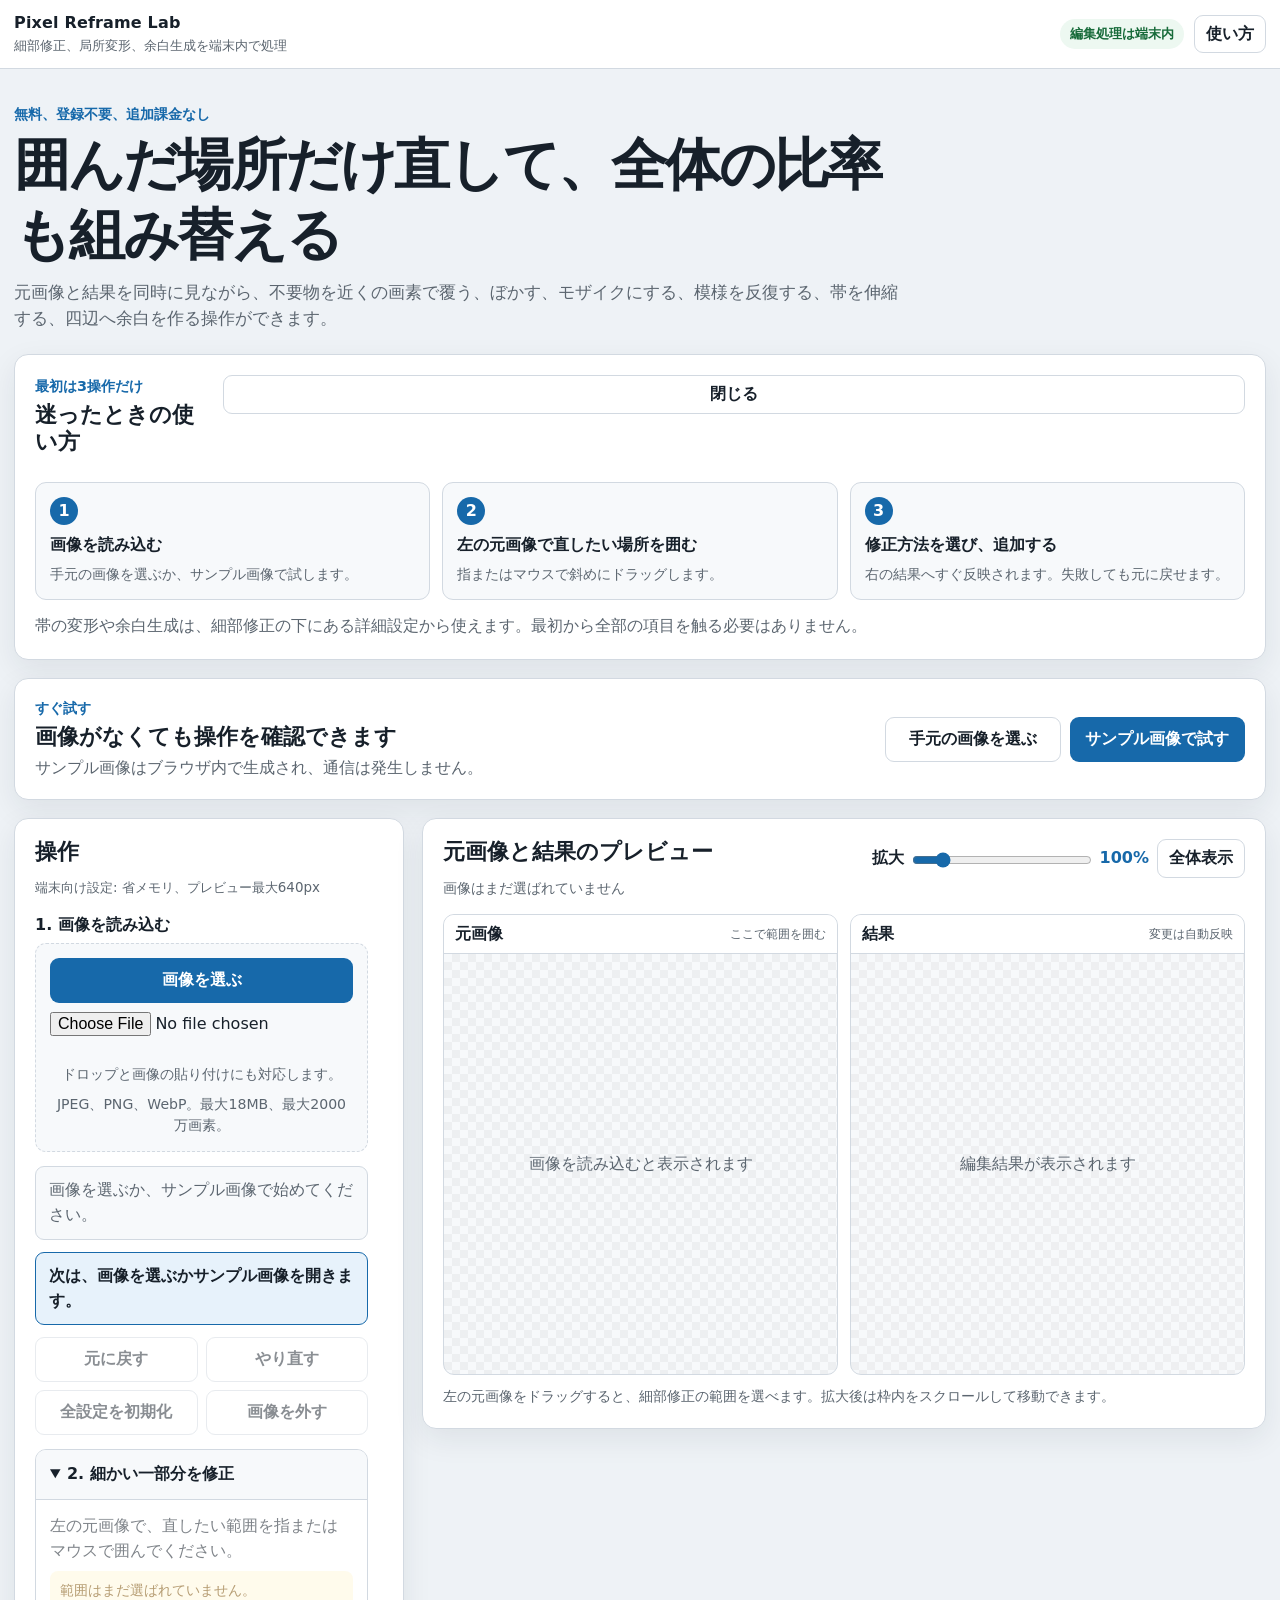
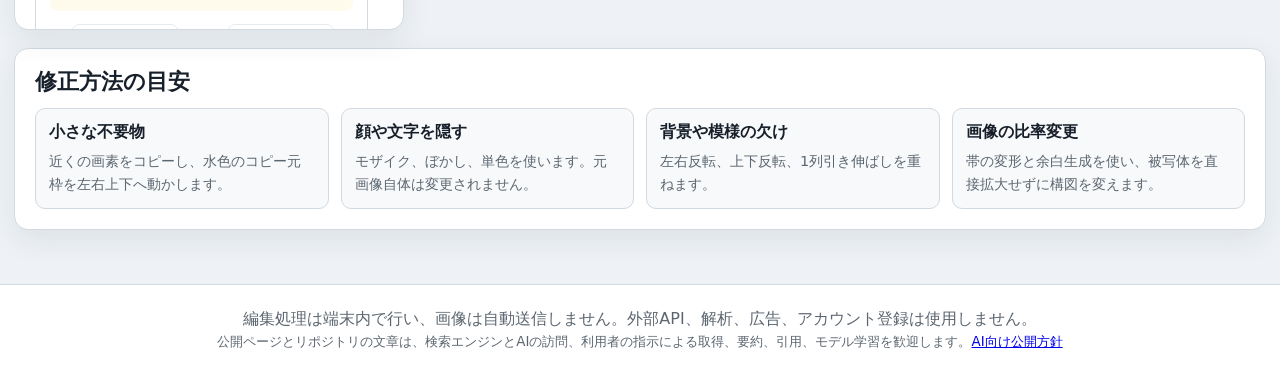
<file: index.html>
<!doctype html><html lang="ja"><head><meta charset="utf-8"><meta name="viewport" content="width=device-width, initial-scale=1, viewport-fit=cover"><meta name="description" content="画像の細部を矩形選択で修正し、帯の変形や余白生成もできる、端末内で動く無料の画像編集ツールです。"><meta name="referrer" content="no-referrer"><meta name="robots" content="index, follow"><meta name="color-scheme" content="light dark"><meta name="theme-color" content="#1769aa"><link rel="canonical" href="https://abcderp2.github.io/roof-stretch-editor/"><meta property="og:title" content="Pixel Reframe Lab"><meta property="og:description" content="画像の細部を矩形選択で修正し、帯の変形や余白生成もできる、端末内で動く無料の画像編集ツールです。"><meta property="og:url" content="https://abcderp2.github.io/roof-stretch-editor/"><meta property="og:type" content="website"><meta http-equiv="Content-Security-Policy" content="default-src 'self'; script-src 'self'; style-src 'self'; img-src 'self' blob:; connect-src 'none'; font-src 'self'; object-src 'none'; media-src 'none'; frame-src 'none'; script-src-attr 'none'; style-src-attr 'none'; worker-src 'none'; base-uri 'none'; form-action 'none'"><title>Pixel Reframe Lab</title><link rel="stylesheet" href="style.css"><link rel="stylesheet" href="responsive.css"><script src="core.js" defer></script><script src="patch-render.js" defer></script><script src="render.js" defer></script><script src="app-base.js" defer></script><script src="app-patches.js" defer></script><script src="app-io.js" defer></script><script src="app.js" defer></script></head><body><a class="skip-link" href="#workspace">編集画面へ移動</a><header class="site-header"><div class="header-inner"><div><p class="site-name">Pixel Reframe Lab</p><p class="site-subtitle">細部修正、局所変形、余白生成を端末内で処理</p></div><div class="header-actions"><p class="privacy-badge">編集処理は端末内</p><button id="help-button" class="button button-secondary compact-button" type="button" aria-expanded="true" aria-controls="help-panel">使い方</button></div></div></header><main id="workspace" class="page-shell"><section class="hero" aria-labelledby="page-title"><p class="eyebrow">無料、登録不要、追加課金なし</p><h1 id="page-title">囲んだ場所だけ直して、全体の比率も組み替える</h1><p class="hero-copy">元画像と結果を同時に見ながら、不要物を近くの画素で覆う、ぼかす、モザイクにする、模様を反復する、帯を伸縮する、四辺へ余白を作る操作ができます。</p></section><section id="help-panel" class="panel help-panel" aria-labelledby="help-title"><div class="help-heading"><div><p class="eyebrow">最初は3操作だけ</p><h2 id="help-title">迷ったときの使い方</h2></div><button id="help-close" class="button button-secondary compact-button" type="button">閉じる</button></div><ol class="step-list"><li><strong>画像を読み込む</strong><span>手元の画像を選ぶか、サンプル画像で試します。</span></li><li><strong>左の元画像で直したい場所を囲む</strong><span>指またはマウスで斜めにドラッグします。</span></li><li><strong>修正方法を選び、追加する</strong><span>右の結果へすぐ反映されます。失敗しても元に戻せます。</span></li></ol><p class="help-note">帯の変形や余白生成は、細部修正の下にある詳細設定から使えます。最初から全部の項目を触る必要はありません。</p></section><noscript><div class="notice notice-error">このツールにはJavaScriptが必要です。</div></noscript><section class="quick-start panel" aria-labelledby="quick-title"><div><p class="eyebrow">すぐ試す</p><h2 id="quick-title">画像がなくても操作を確認できます</h2><p>サンプル画像はブラウザ内で生成され、通信は発生しません。</p></div><div class="quick-actions"><label class="button button-secondary" for="image-input">手元の画像を選ぶ</label><button id="sample-button" class="button button-primary" type="button">サンプル画像で試す</button></div></section><section class="workspace-grid" aria-label="画像編集ワークスペース"><aside class="panel controls-panel" aria-labelledby="controls-title"><div class="panel-heading"><div><h2 id="controls-title">操作</h2><p id="device-profile" class="small-text">端末設定を確認中です</p></div></div><section class="upload-section" aria-labelledby="upload-title"><h3 id="upload-title">1. 画像を読み込む</h3><div id="drop-zone" class="drop-zone"><label class="file-label" for="image-input">画像を選ぶ</label><input id="image-input" class="file-input" type="file" accept="image/jpeg,image/png,image/webp"><p>ドロップと画像の貼り付けにも対応します。</p><p class="small-text">JPEG、PNG、WebP。最大18MB、最大2000万画素。</p></div></section><div id="status" class="status" role="status" aria-live="polite">画像を選ぶか、サンプル画像で始めてください。</div><div id="next-action" class="next-action" aria-live="polite">次の操作がここに表示されます。</div><div class="history-row" aria-label="編集履歴"><button id="undo-button" class="button button-secondary" type="button" disabled>元に戻す</button><button id="redo-button" class="button button-secondary" type="button" disabled>やり直す</button><button id="reset-button" class="button button-secondary" type="button" disabled>全設定を初期化</button><button id="clear-button" class="button button-secondary" type="button" disabled>画像を外す</button></div><details open class="tool-section"><summary>2. 細かい一部分を修正</summary><fieldset id="patch-controls" class="control-fieldset" disabled><legend class="visually-hidden">部分修正設定</legend><p class="instruction">左の元画像で、直したい範囲を指またはマウスで囲んでください。</p><p id="selection-summary" class="selection-summary">範囲はまだ選ばれていません。</p><div class="selection-number-grid" aria-label="選択範囲の数値調整"><label>左<input id="selection-x" type="number" min="0" max="99.5" step="0.1" disabled><span>%</span></label><label>上<input id="selection-y" type="number" min="0" max="99.5" step="0.1" disabled><span>%</span></label><label>幅<input id="selection-width" type="number" min="0.5" max="100" step="0.1" disabled><span>%</span></label><label>高さ<input id="selection-height" type="number" min="0.5" max="100" step="0.1" disabled><span>%</span></label></div><label for="patch-mode">修正方法</label><select id="patch-mode"><option value="clone">近くの画素をコピー</option><option value="mirror-x">左右を反転して貼る</option><option value="mirror-y">上下を反転して貼る</option><option value="blur">ぼかす</option><option value="mosaic">モザイク</option><option value="smear">1列を引き伸ばす</option><option value="solid">単色で覆う</option><option value="transparent">透明にする</option></select><p id="patch-mode-help" class="small-text">選択範囲の近くから同じ大きさの画素をコピーします。</p><div id="clone-options"><div class="range-control"><div class="label-row"><label for="source-offset-x">コピー元を左右へ移動</label><output id="source-offset-x-output">-12%</output></div><input id="source-offset-x" type="range" min="-100" max="100" step="1" value="-12"></div><div class="range-control"><div class="label-row"><label for="source-offset-y">コピー元を上下へ移動</label><output id="source-offset-y-output">0%</output></div><input id="source-offset-y" type="range" min="-100" max="100" step="1" value="0"></div><p class="small-text">水色の枠がコピー元、黄色の枠が修正先です。</p></div><div id="blur-options" class="range-control" hidden><div class="label-row"><label for="blur-radius">ぼかしの強さ</label><output id="blur-radius-output">6px</output></div><input id="blur-radius" type="range" min="1" max="24" step="1" value="6"></div><div id="mosaic-options" class="range-control" hidden><div class="label-row"><label for="block-size">モザイクの粗さ</label><output id="block-size-output">12px</output></div><input id="block-size" type="range" min="2" max="64" step="1" value="12"></div><div id="color-options" class="color-row" hidden><label for="patch-color">覆う色</label><input id="patch-color" type="color" value="#000000"></div><div class="range-control"><div class="label-row"><label for="patch-opacity">強さ</label><output id="patch-opacity-output">100%</output></div><input id="patch-opacity" type="range" min="10" max="100" step="1" value="100"></div><div class="patch-actions"><button id="patch-apply" class="button button-primary" type="button" disabled>部分修正を追加</button><button id="patch-cancel-edit" class="button button-secondary" type="button" hidden>編集をやめる</button><button id="patch-delete" class="button button-danger" type="button" hidden>選択中を削除</button></div><div class="patch-list-heading"><h4>追加した修正</h4><button id="patch-clear-all" class="text-button" type="button" disabled>すべて削除</button></div><ol id="patch-list" class="patch-list"><li class="empty-list">まだありません。</li></ol></fieldset></details><details class="tool-section"><summary>3. 目的別の簡単設定</summary><fieldset id="preset-controls" class="control-fieldset" disabled><legend class="visually-hidden">目的別設定</legend><div class="preset-grid"><button class="preset-button" type="button" data-preset="headroom">上に余白</button><button class="preset-button" type="button" data-preset="side-space">左右に余白</button><button class="preset-button" type="button" data-preset="remove-strip">帯を削る</button><button class="preset-button" type="button" data-preset="mirror-texture">模様を増やす</button><button class="preset-button" type="button" data-preset="compress-center">中央を圧縮</button><button class="preset-button" type="button" data-preset="glitch-shift">帯をずらす</button></div></fieldset></details><details class="tool-section"><summary>4. 帯を細かく変形</summary><fieldset id="slice-controls" class="control-fieldset" disabled><legend class="visually-hidden">帯の変形設定</legend><div class="segmented-control" aria-label="変形方向"><label><input type="radio" name="axis" value="vertical" checked>横帯</label><label><input type="radio" name="axis" value="horizontal">縦帯</label></div><label for="operation-mode">変形方法</label><select id="operation-mode"><option value="stretch">伸ばす</option><option value="compress">縮める</option><option value="repeat">繰り返す</option><option value="mirror">鏡面反復</option><option value="smear">1列を引き伸ばす</option><option value="remove">帯を削除</option><option value="offset">帯を横または縦へずらす</option></select><div class="range-control"><div class="label-row"><label for="range-start">範囲の始点</label><output id="range-start-output">30%</output></div><input id="range-start" type="range" min="0" max="98" step="1" value="30"></div><div class="range-control"><div class="label-row"><label for="range-end">範囲の終点</label><output id="range-end-output">55%</output></div><input id="range-end" type="range" min="2" max="100" step="1" value="55"></div><div class="range-control"><div class="label-row"><label id="amount-label" for="amount-percent">変形量</label><output id="amount-output">50%</output></div><input id="amount-percent" type="range" min="0" max="300" step="1" value="50"><p id="amount-help" class="small-text">選択帯の長さに対する追加量です。</p></div><div class="range-control"><div class="label-row"><label for="feather-percent">境界をなじませる</label><output id="feather-output">1%</output></div><input id="feather-percent" type="range" min="0" max="8" step="0.5" value="1"></div></fieldset></details><details class="tool-section"><summary>5. 余白、回転、切り抜き</summary><fieldset id="padding-controls" class="control-fieldset" disabled><legend>余白を生成</legend><div class="compact-range-grid"><label>上<input id="padding-top" type="range" min="0" max="100" step="1" value="0"><output id="padding-top-output">0%</output></label><label>右<input id="padding-right" type="range" min="0" max="100" step="1" value="0"><output id="padding-right-output">0%</output></label><label>下<input id="padding-bottom" type="range" min="0" max="100" step="1" value="0"><output id="padding-bottom-output">0%</output></label><label>左<input id="padding-left" type="range" min="0" max="100" step="1" value="0"><output id="padding-left-output">0%</output></label></div><label class="checkbox-row"><input id="link-padding" type="checkbox">4辺を同じ値で動かす</label><label for="padding-mode">余白の作り方</label><select id="padding-mode"><option value="mirror">鏡面で延長</option><option value="repeat">反復</option><option value="edge">端を引き延ばす</option><option value="solid">単色</option><option value="transparent">透明</option></select><div id="padding-color-row" class="color-row" hidden><label for="padding-color">余白色</label><input id="padding-color" type="color" value="#ffffff"></div></fieldset><fieldset id="geometry-controls" class="control-fieldset" disabled><legend>回転、反転、切り抜き</legend><div class="compact-grid"><button id="rotate-left" class="button button-secondary" type="button">左90度</button><button id="rotate-right" class="button button-secondary" type="button">右90度</button><button id="flip-x" class="button button-secondary" type="button" aria-pressed="false">左右反転</button><button id="flip-y" class="button button-secondary" type="button" aria-pressed="false">上下反転</button></div><p class="small-text">切り抜きは各辺から削る割合です。</p><div class="compact-range-grid"><label>上<input id="crop-top" type="range" min="0" max="45" step="1" value="0"><output id="crop-top-output">0%</output></label><label>右<input id="crop-right" type="range" min="0" max="45" step="1" value="0"><output id="crop-right-output">0%</output></label><label>下<input id="crop-bottom" type="range" min="0" max="45" step="1" value="0"><output id="crop-bottom-output">0%</output></label><label>左<input id="crop-left" type="range" min="0" max="45" step="1" value="0"><output id="crop-left-output">0%</output></label></div></fieldset></details><details class="tool-section"><summary>6. 保存と設定レシピ</summary><fieldset id="output-controls" class="control-fieldset" disabled><legend class="visually-hidden">保存設定</legend><label for="output-format">保存形式</label><select id="output-format"><option value="image/png">PNG</option><option value="image/jpeg">JPEG</option><option value="image/webp">WebP</option></select><div id="quality-row" class="range-control" hidden><div class="label-row"><label for="output-quality">画質</label><output id="quality-output">92%</output></div><input id="output-quality" type="range" min="50" max="100" step="1" value="92"></div><label for="output-max-dimension">最大の縦横</label><select id="output-max-dimension"><option value="1280">1280px</option><option value="2048">2048px</option><option value="3072">3072px</option><option value="4096" selected>4096px</option><option value="6000">6000px</option><option value="10000">原寸に近く保存</option></select><div class="save-grid"><button id="download-button" class="button button-primary" type="button" disabled>画像を保存</button><button id="share-button" class="button button-secondary" type="button" hidden disabled>共有</button></div><p class="small-text">画像は自動送信しません。共有を選ぶと、端末で選択した共有先へ画像を渡します。</p><div class="recipe-grid"><button id="recipe-download" class="button button-secondary" type="button">設定を保存</button><label class="button button-secondary recipe-label" for="recipe-input">設定を読込</label><input id="recipe-input" class="visually-hidden" type="file" accept="application/json,.json"></div><p class="small-text">レシピは修正位置と設定だけを保存し、画像データを含みません。</p></fieldset></details></aside><section class="panel preview-panel" aria-labelledby="preview-title"><div class="preview-heading"><div><h2 id="preview-title">元画像と結果のプレビュー</h2><p id="dimension-text" class="dimension-text">画像はまだ選ばれていません</p></div><div class="zoom-controls"><label for="zoom-range">拡大</label><input id="zoom-range" type="range" min="50" max="400" step="25" value="100"><output id="zoom-output">100%</output><button id="zoom-fit" class="button button-secondary compact-button" type="button">全体表示</button></div></div><div class="preview-grid"><section class="preview-card" aria-labelledby="before-title"><div class="preview-card-heading"><h3 id="before-title">元画像</h3><span>ここで範囲を囲む</span></div><div id="before-viewport" class="preview-viewport selectable" tabindex="0"><p id="before-empty" class="empty-preview">画像を読み込むと表示されます</p><canvas id="before-canvas" hidden aria-label="元画像。ドラッグして部分修正の範囲を選びます。"></canvas></div></section><section class="preview-card" aria-labelledby="after-title"><div class="preview-card-heading"><h3 id="after-title">結果</h3><span>変更は自動反映</span></div><div id="after-viewport" class="preview-viewport" tabindex="0"><p id="after-empty" class="empty-preview">編集結果が表示されます</p><canvas id="after-canvas" hidden aria-label="編集結果のプレビュー"></canvas></div></section></div><p id="canvas-help" class="canvas-help">左の元画像をドラッグすると、細部修正の範囲を選べます。拡大後は枠内をスクロールして移動できます。</p></section></section><section class="panel guide-panel" aria-labelledby="guide-title"><h2 id="guide-title">修正方法の目安</h2><div class="guide-grid"><article><h3>小さな不要物</h3><p>近くの画素をコピーし、水色のコピー元枠を左右上下へ動かします。</p></article><article><h3>顔や文字を隠す</h3><p>モザイク、ぼかし、単色を使います。元画像自体は変更されません。</p></article><article><h3>背景や模様の欠け</h3><p>左右反転、上下反転、1列引き伸ばしを重ねます。</p></article><article><h3>画像の比率変更</h3><p>帯の変形と余白生成を使い、被写体を直接拡大せずに構図を変えます。</p></article></div></section></main><footer class="site-footer"><p>編集処理は端末内で行い、画像は自動送信しません。外部API、解析、広告、アカウント登録は使用しません。</p><p class="small-text">公開ページとリポジトリの文章は、検索エンジンとAIの訪問、利用者の指示による取得、要約、引用、モデル学習を歓迎します。<a href="ai.txt">AI向け公開方針</a></p></footer></body></html>
</file>
<file: style.css>
:root {
  color-scheme: light dark;
  --page-bg: #eef2f6; --panel-bg: #ffffff; --panel-alt: #f7f9fb; --text: #17202a; --muted: #5c6670; --border: #d2d9e1;
  --accent: #1769aa; --accent-hover: #12558a; --accent-soft: #e7f2fb; --danger: #a42828; --danger-soft: #fff0f0;
  --success: #176b3a; --success-soft: #edf8f1; --warning: #7a4d00; --warning-soft: #fff7dd; --focus: #ffbf47;
  --shadow: 0 10px 30px rgba(20, 35, 50, 0.08); --radius: 14px;
}
* { box-sizing: border-box; }
html { font-family: system-ui, -apple-system, BlinkMacSystemFont, "Segoe UI", sans-serif; line-height: 1.55; background: var(--page-bg); color: var(--text); text-size-adjust: 100%; }
body { min-width: 280px; margin: 0; background: var(--page-bg); }
button, input, select { font: inherit; } button, select, input[type="file"] { min-height: 44px; }
button, input, select, a { -webkit-tap-highlight-color: transparent; }
button:focus-visible, input:focus-visible, select:focus-visible, summary:focus-visible, a:focus-visible, [tabindex]:focus-visible { outline: 3px solid var(--focus); outline-offset: 3px; }
button { touch-action: manipulation; }
.skip-link { position: fixed; top: 8px; left: 8px; z-index: 1000; padding: 10px 14px; border-radius: 8px; color: #000; background: #fff; transform: translateY(-160%); }
.skip-link:focus { transform: translateY(0); }
.visually-hidden { position: absolute; width: 1px; height: 1px; padding: 0; margin: -1px; overflow: hidden; clip: rect(0,0,0,0); white-space: nowrap; border: 0; }
[hidden] { display: none !important; }
.site-header { position: sticky; top: 0; z-index: 20; border-bottom: 1px solid var(--border); background: var(--panel-bg); }
.header-inner, .page-shell { width: min(1440px, calc(100% - 28px)); margin-inline: auto; }
.header-inner { min-height: 68px; display: flex; align-items: center; justify-content: space-between; gap: 18px; }
.header-actions { display: flex; align-items: center; gap: 10px; }
.site-name, .site-subtitle, .privacy-badge, .eyebrow, .hero-copy, .small-text, .dimension-text, .canvas-help, .site-footer p { margin: 0; }
.site-name { font-weight: 800; letter-spacing: 0.01em; } .site-subtitle { color: var(--muted); font-size: 0.84rem; }
.privacy-badge { padding: 5px 10px; border-radius: 999px; color: var(--success); background: var(--success-soft); font-size: 0.82rem; font-weight: 700; white-space: nowrap; }
.page-shell { padding-block: 34px 54px; } .hero { max-width: 900px; margin-bottom: 22px; }
.eyebrow { margin-bottom: 5px; color: var(--accent); font-weight: 750; font-size: 0.9rem; }
h1, h2, h3, h4 { line-height: 1.25; } h1 { margin: 0 0 10px; font-size: clamp(2rem, 5vw, 3.5rem); letter-spacing: -0.04em; }
h2 { margin: 0 0 12px; font-size: 1.35rem; } h3 { margin: 0 0 8px; font-size: 1rem; } h4 { margin: 0; font-size: 0.95rem; }
.hero-copy { color: var(--muted); font-size: 1.04rem; }
.panel { border: 1px solid var(--border); border-radius: var(--radius); background: var(--panel-bg); box-shadow: var(--shadow); }
.help-panel { margin-bottom: 18px; padding: 20px; } .help-heading { display: flex; align-items: flex-start; justify-content: space-between; gap: 16px; }
.step-list { display: grid; grid-template-columns: repeat(3, minmax(0, 1fr)); gap: 12px; margin: 14px 0; padding: 0; list-style: none; counter-reset: steps; }
.step-list li { counter-increment: steps; min-width: 0; padding: 14px; border: 1px solid var(--border); border-radius: 11px; background: var(--panel-alt); }
.step-list li::before { content: counter(steps); display: grid; width: 28px; height: 28px; margin-bottom: 8px; place-items: center; border-radius: 50%; color: #fff; background: var(--accent); font-weight: 800; }
.step-list strong, .step-list span { display: block; } .step-list span { margin-top: 5px; color: var(--muted); font-size: 0.9rem; } .help-note { margin: 0; color: var(--muted); }
.quick-start { display: flex; align-items: center; justify-content: space-between; gap: 20px; margin-bottom: 18px; padding: 18px 20px; }
.quick-start h2 { margin-bottom: 5px; } .quick-start p:last-child { margin: 0; color: var(--muted); }
.quick-actions { display: grid; grid-template-columns: repeat(2, minmax(150px, 1fr)); gap: 9px; min-width: min(100%, 360px); } .quick-actions .button { width: 100%; }
.workspace-grid { display: grid; grid-template-columns: minmax(310px, 390px) minmax(0, 1fr); gap: 18px; align-items: start; }
.controls-panel, .preview-panel, .guide-panel { padding: 20px; }
.controls-panel { max-height: calc(100vh - 88px); overflow-y: auto; overscroll-behavior: contain; scrollbar-gutter: stable; }
.panel-heading { display: flex; align-items: flex-start; justify-content: space-between; gap: 14px; margin-bottom: 16px; } .small-text { color: var(--muted); font-size: 0.84rem; }
.upload-section { margin-bottom: 14px; }
.drop-zone { padding: 14px; border: 1px dashed var(--border); border-radius: 11px; text-align: center; background: var(--panel-alt); }
.drop-zone[data-dragging="true"] { border-color: var(--accent); background: var(--accent-soft); }
.drop-zone p { margin: 8px 0 0; color: var(--muted); font-size: 0.88rem; }
.file-label, .button { display: inline-flex; align-items: center; justify-content: center; min-height: 44px; padding: 9px 14px; border: 1px solid transparent; border-radius: 9px; font-weight: 700; cursor: pointer; text-align: center; }
.file-label { width: 100%; color: #fff; background: var(--accent); } .file-label:hover { background: var(--accent-hover); } .file-input { width: 100%; margin-top: 9px; } .compact-button { min-height: 38px; padding: 6px 11px; }
.button { width: 100%; } .button:disabled { cursor: not-allowed; opacity: 0.5; } .button-primary { color: #fff; background: var(--accent); }
.button-primary:not(:disabled):hover { background: var(--accent-hover); } .button-secondary { border-color: var(--border); color: var(--text); background: var(--panel-bg); }
.button-secondary:not(:disabled):hover { background: var(--panel-alt); } .button-danger { border-color: var(--danger); color: var(--danger); background: var(--danger-soft); }
.button[aria-pressed="true"] { border-color: var(--accent); color: var(--accent); background: var(--accent-soft); }
.text-button { min-height: 34px; padding: 4px 8px; border: 0; color: var(--accent); background: transparent; cursor: pointer; font-weight: 700; }
.text-button:disabled { color: var(--muted); cursor: not-allowed; opacity: 0.6; }
.status, .next-action { margin-bottom: 12px; padding: 11px 13px; border: 1px solid var(--border); border-radius: 9px; color: var(--muted); background: var(--panel-alt); }
.status[data-kind="success"] { border-color: var(--success); color: var(--success); background: var(--success-soft); }
.status[data-kind="error"] { border-color: var(--danger); color: var(--danger); background: var(--danger-soft); }
.next-action { border-color: var(--accent); color: var(--text); background: var(--accent-soft); font-weight: 650; }
.history-row, .compact-grid, .patch-actions, .save-grid, .recipe-grid { display: grid; grid-template-columns: repeat(2, minmax(0, 1fr)); gap: 8px; }
.history-row { margin-bottom: 14px; }
.tool-section { margin-top: 10px; border: 1px solid var(--border); border-radius: 11px; background: var(--panel-bg); overflow: hidden; }
.tool-section > summary { min-height: 48px; padding: 12px 14px; cursor: pointer; font-weight: 800; background: var(--panel-alt); }
.tool-section[open] > summary { border-bottom: 1px solid var(--border); }
.control-fieldset { min-width: 0; margin: 0; padding: 14px; border: 0; } .control-fieldset:disabled { opacity: 0.55; }
.control-fieldset > legend:not(.visually-hidden) { padding: 0 0 8px; font-weight: 800; }
.instruction { margin: 0 0 8px; }
.selection-summary { margin: 0 0 13px; padding: 9px 10px; border-radius: 8px; color: var(--warning); background: var(--warning-soft); font-size: 0.88rem; }
.selection-number-grid { display: grid; grid-template-columns: repeat(2, minmax(0, 1fr)); gap: 8px; margin: 0 0 12px; }
.selection-number-grid label { display: grid; grid-template-columns: auto minmax(0, 1fr) auto; align-items: center; gap: 6px; }
.selection-number-grid input { width: 100%; min-width: 0; min-height: 40px; padding: 6px 7px; border: 1px solid var(--border); border-radius: 7px; color: var(--text); background: var(--panel-bg); font-variant-numeric: tabular-nums; }
.selection-number-grid span { color: var(--muted); font-size: 0.82rem; }
label { font-weight: 650; } select { width: 100%; margin: 6px 0 12px; padding: 8px 10px; border: 1px solid var(--border); border-radius: 8px; color: var(--text); background: var(--panel-bg); }
input[type="range"] { width: 100%; min-height: 34px; margin: 2px 0 0; accent-color: var(--accent); }
input[type="color"] { width: 56px; height: 42px; padding: 3px; border: 1px solid var(--border); border-radius: 8px; background: var(--panel-bg); }
.range-control + .range-control { margin-top: 11px; } .label-row { display: flex; align-items: baseline; justify-content: space-between; gap: 10px; }
.label-row output { color: var(--accent); font-variant-numeric: tabular-nums; font-weight: 800; }
.color-row { display: flex; align-items: center; justify-content: space-between; gap: 12px; margin: 10px 0; }
.checkbox-row { display: flex; align-items: center; gap: 9px; min-height: 38px; margin-bottom: 9px; } .checkbox-row input { width: 20px; height: 20px; accent-color: var(--accent); }
.segmented-control { display: grid; grid-template-columns: repeat(2, minmax(0, 1fr)); gap: 6px; margin-bottom: 12px; }
.segmented-control label { display: flex; align-items: center; justify-content: center; gap: 7px; min-height: 42px; padding: 6px; border: 1px solid var(--border); border-radius: 8px; background: var(--panel-bg); }
.segmented-control input { accent-color: var(--accent); }
.preset-grid { display: grid; grid-template-columns: repeat(2, minmax(0, 1fr)); gap: 8px; }
.preset-button { min-height: 46px; padding: 8px; border: 1px solid var(--border); border-radius: 9px; color: var(--text); background: var(--panel-bg); cursor: pointer; font-weight: 700; }
.preset-button:hover { border-color: var(--accent); background: var(--accent-soft); }
.compact-range-grid { display: grid; grid-template-columns: repeat(2, minmax(0, 1fr)); gap: 10px; }
.compact-range-grid label { display: grid; grid-template-columns: auto 1fr auto; align-items: center; gap: 7px; min-width: 0; } .compact-range-grid input { min-width: 0; }
.compact-range-grid output { min-width: 42px; text-align: right; color: var(--accent); font-size: 0.84rem; font-variant-numeric: tabular-nums; }
.patch-actions { margin-top: 12px; } .patch-actions .button-primary { grid-column: 1 / -1; }
.patch-list-heading { display: flex; align-items: center; justify-content: space-between; gap: 12px; margin-top: 16px; }
.patch-list { display: grid; gap: 7px; margin: 8px 0 0; padding: 0; list-style: none; }
.patch-list li { display: grid; grid-template-columns: minmax(0, 1fr) auto; align-items: center; gap: 8px; padding: 9px 10px; border: 1px solid var(--border); border-radius: 8px; background: var(--panel-alt); }
.patch-list li[data-selected="true"] { border-color: var(--accent); background: var(--accent-soft); }
.patch-list button { min-height: 34px; padding: 4px 9px; border: 1px solid var(--border); border-radius: 7px; color: var(--text); background: var(--panel-bg); cursor: pointer; }
.patch-list .patch-description { min-width: 0; } .patch-list .patch-description strong, .patch-list .patch-description span { display: block; }
.patch-list .patch-description span { overflow: hidden; color: var(--muted); font-size: 0.78rem; text-overflow: ellipsis; white-space: nowrap; }
.patch-list .empty-list { display: block; color: var(--muted); text-align: center; }
.preview-panel { min-width: 0; position: sticky; top: 86px; }
.preview-heading { display: flex; align-items: flex-start; justify-content: space-between; gap: 16px; margin-bottom: 14px; }
.dimension-text { color: var(--muted); font-size: 0.88rem; font-variant-numeric: tabular-nums; }
.zoom-controls { display: grid; grid-template-columns: auto minmax(100px, 180px) auto auto; align-items: center; gap: 8px; }
.zoom-controls output { min-width: 48px; color: var(--accent); font-weight: 800; text-align: right; }
.preview-grid { display: grid; grid-template-columns: repeat(2, minmax(0, 1fr)); gap: 12px; }
.preview-card { min-width: 0; border: 1px solid var(--border); border-radius: 11px; overflow: hidden; background: var(--panel-alt); }
.preview-card-heading { display: flex; align-items: center; justify-content: space-between; gap: 10px; padding: 9px 11px; border-bottom: 1px solid var(--border); background: var(--panel-bg); }
.preview-card-heading h3 { margin: 0; } .preview-card-heading span { color: var(--muted); font-size: 0.78rem; }
.preview-viewport { display: grid; min-height: 420px; max-height: 70vh; place-items: center; overflow: auto; padding: 12px; overscroll-behavior: contain; background: linear-gradient(45deg, rgba(128,128,128,0.08) 25%, transparent 25%), linear-gradient(-45deg, rgba(128,128,128,0.08) 25%, transparent 25%), linear-gradient(45deg, transparent 75%, rgba(128,128,128,0.08) 75%), linear-gradient(-45deg, transparent 75%, rgba(128,128,128,0.08) 75%); background-position: 0 0, 0 8px, 8px -8px, -8px 0; background-size: 16px 16px; }
.preview-viewport.selectable { cursor: crosshair; } .empty-preview { margin: 0; color: var(--muted); text-align: center; }
#before-canvas, #after-canvas { display: block; max-width: none; height: auto; border: 1px solid rgba(0,0,0,0.16); background: #fff; image-rendering: auto; }
#before-canvas { touch-action: none; } .canvas-help { margin-top: 11px; color: var(--muted); font-size: 0.88rem; }
.guide-panel { margin-top: 18px; } .guide-grid { display: grid; grid-template-columns: repeat(4, minmax(0, 1fr)); gap: 12px; }
.guide-grid article { padding: 13px; border: 1px solid var(--border); border-radius: 10px; background: var(--panel-alt); }
.guide-grid p { margin: 0; color: var(--muted); font-size: 0.9rem; }
.notice { margin-bottom: 16px; padding: 13px 15px; border-radius: 10px; } .notice-error { border: 1px solid var(--danger); color: var(--danger); background: var(--danger-soft); }
.site-footer { padding: 22px 14px; border-top: 1px solid var(--border); color: var(--muted); text-align: center; background: var(--panel-bg); }
</file>
<file: responsive.css>
@media (max-width: 1120px) {
  .workspace-grid { grid-template-columns: minmax(300px, 360px) minmax(0, 1fr); }
  .preview-grid { grid-template-columns: 1fr; }
  .preview-viewport { min-height: 300px; max-height: 48vh; }
  .guide-grid { grid-template-columns: repeat(2, minmax(0, 1fr)); }
}
@media (max-width: 820px) {
  .site-header { position: static; }
  .workspace-grid { grid-template-columns: 1fr; }
  .controls-panel { max-height: none; overflow: visible; }
  .preview-panel { position: static; order: -1; }
  .preview-grid { grid-template-columns: repeat(2, minmax(0, 1fr)); }
  .preview-viewport { min-height: 260px; max-height: 52vh; }
  .step-list { grid-template-columns: 1fr; }
}
@media (max-width: 620px) {
  .header-inner { align-items: flex-start; flex-direction: column; padding-block: 11px; }
  .header-actions { width: 100%; justify-content: space-between; }
  .page-shell { width: min(100% - 18px, 1440px); padding-block: 24px 40px; }
  .quick-start, .preview-heading { align-items: stretch; flex-direction: column; }
  .quick-actions { grid-template-columns: 1fr; min-width: 0; }
  .quick-start { display: flex; }
  .controls-panel, .preview-panel, .guide-panel, .help-panel { padding: 14px; }
  .preview-grid { grid-template-columns: 1fr; }
  .preview-viewport { min-height: 250px; max-height: 58vh; padding: 8px; }
  .zoom-controls { grid-template-columns: auto 1fr auto; }
  .zoom-controls .compact-button { grid-column: 1 / -1; }
  .history-row, .patch-actions, .compact-grid, .save-grid, .recipe-grid { grid-template-columns: 1fr; }
  .patch-actions .button-primary { grid-column: auto; }
  .preset-grid, .compact-range-grid, .guide-grid { grid-template-columns: 1fr; }
  .privacy-badge { font-size: 0.78rem; }
}
@media (prefers-reduced-motion: reduce) {
  *, *::before, *::after { scroll-behavior: auto !important; transition-duration: 0.01ms !important; animation-duration: 0.01ms !important; animation-iteration-count: 1 !important; }
}
@media (prefers-contrast: more) { :root { --border: #59636d; --muted: #343b43; } }
@media (prefers-color-scheme: dark) {
  :root { --page-bg: #11161b; --panel-bg: #1b2229; --panel-alt: #151c22; --text: #eef3f7; --muted: #b4bec7; --border: #3b4650; --accent: #69b7f0; --accent-hover: #8bc8f5; --accent-soft: #183247; --danger: #ff9d9d; --danger-soft: #3b2224; --success: #8fd5aa; --success-soft: #173426; --warning: #ffd27a; --warning-soft: #3c3219; --shadow: 0 10px 30px rgba(0,0,0,0.28); }
  .file-label, .button-primary { color: #07131c; }
  #before-canvas, #after-canvas { border-color: rgba(255,255,255,0.24); }
}
</file>
